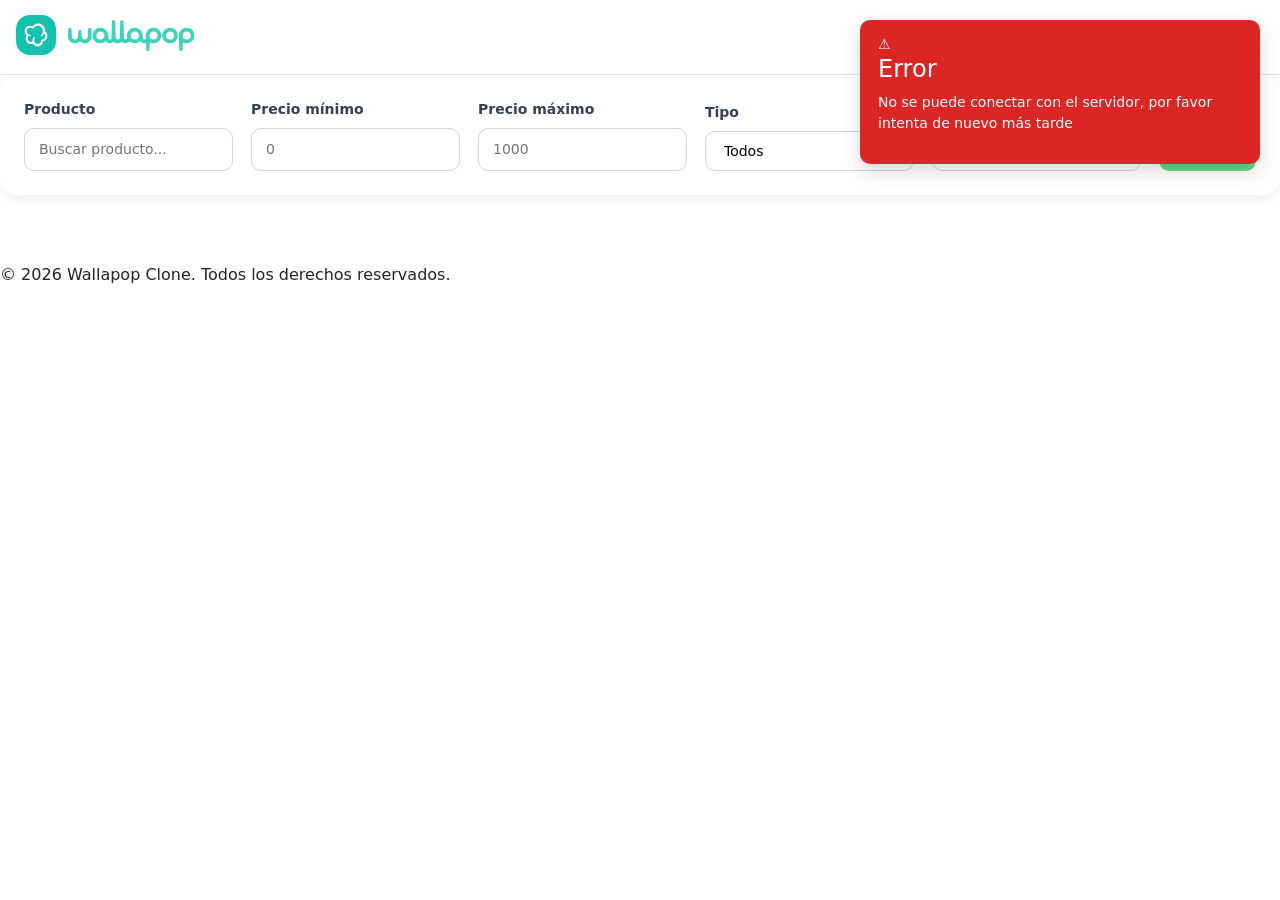
<file: index.html>
<!DOCTYPE html>
<html lang="es">

<head>
    <meta charset="UTF-8">
    <meta name="viewport" content="width=device-width, initial-scale=1.0">
    <title>Wallapop Practice</title>
    <link href="https://cdn.jsdelivr.net/npm/bootstrap@5.3.3/dist/css/bootstrap.min.css" rel="stylesheet">
    <script src="https://cdn.jsdelivr.net/npm/bootstrap@5.3.3/dist/js/bootstrap.bundle.min.js"></script>
    <link rel="stylesheet" href="./public/stylesheet/productsStyle.css">
    <link rel="stylesheet" href="./public/stylesheet/notificationStyle.css">
    <link rel="stylesheet" href="./public/stylesheet/spinnerStyle.css">
    <link rel="stylesheet" href="./public/stylesheet/products-new.css">
    <link rel="stylesheet" href="./public/stylesheet/headerStyle.css">
</head>

<body>
    <header>
          <nav class="navbar navbar-expand-lg navbar-light bg-white border-bottom">
            <div class="container-fluid">
                <a class="navbar-brand" href="/"><img src="/public/images/logo-wallapop-home-v2.svg" class="logo"></a>
                <button class="navbar-toggler" type="button" data-bs-toggle="collapse" data-bs-target="#navbarNav"><span class="navbar-toggler-icon"></span></button>
                <div class="collapse navbar-collapse navbarNav" id="navbarNav"></div>
            </div>
        </nav>
    </header>

    <main id="main">

        <section class="notification-container"></section>
        <section class="new-product"></section>
        <section class="filter-container"></section>
        <section class="load-container"></section>
        <section class="products-container"></section>
    </main>
    <footer>
        <p>&copy; 2026 Wallapop Clone. Todos los derechos reservados.</p>
    </footer>
    <script src="index.js" type="module"></script>
</body>

</html>
</file>
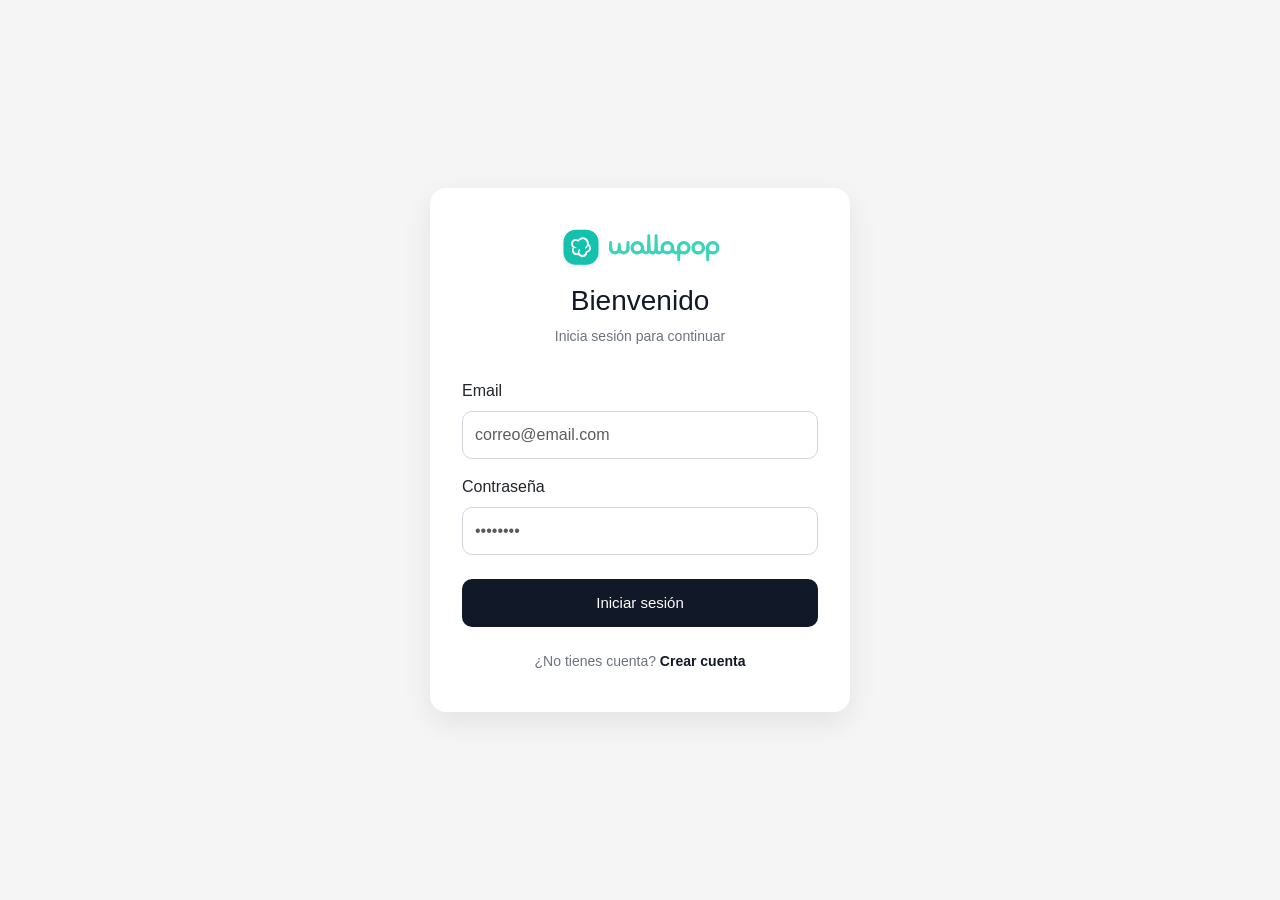
<file: login/login.html>
<!DOCTYPE html>
<html lang="es">

<head>
    <meta charset="UTF-8">
    <meta name="viewport" content="width=device-width, initial-scale=1.0">
    <link href="https://cdn.jsdelivr.net/npm/bootstrap@5.3.3/dist/css/bootstrap.min.css" rel="stylesheet">

    <link rel="stylesheet" href="../public/stylesheet/login.css">
    <link rel="stylesheet" href="../public/stylesheet/notificationStyle.css">
    <link rel="stylesheet" href="../public/stylesheet/spinnerStyle.css">
    <title>Login</title>
</head>

<body>

    <section class="notification-container"></section>
    <section class="load-container"></section>
    <section>
        <div class="login-container">

            <div class="login-card">

                <div class="login-header">
                    <img src="../public/images/logo-wallapop-home-v2.svg" class="logo">
                    <h2>Bienvenido</h2>
                    <p>Inicia sesión para continuar</p>
                </div>

                <form>

                    <!-- EMAIL -->
                    <div class="mb-3">
                        <label class="form-label">Email</label>
                        <input type="email" class="form-control custom-input" placeholder="correo@email.com" name="user"
                            required>
                    </div>

                    <!-- PASSWORD -->
                    <div class="mb-4">
                        <label class="form-label">Contraseña</label>

                        <input type="password" class="form-control custom-input" minlength="6" placeholder="••••••••"
                            name="password" required>
                    </div>
                    <button type="submit" class="btn-login"> Iniciar sesión</button>

                </form>
                <div class="login-footer">
                    <span>¿No tienes cuenta?</span>
                    <a href="../singup/singup.html">
                        Crear cuenta
                    </a>
                </div>
            </div>
        </div>
    </section>
    <script type="module" src="./login.js"></script>
</body>

</html>
</file>
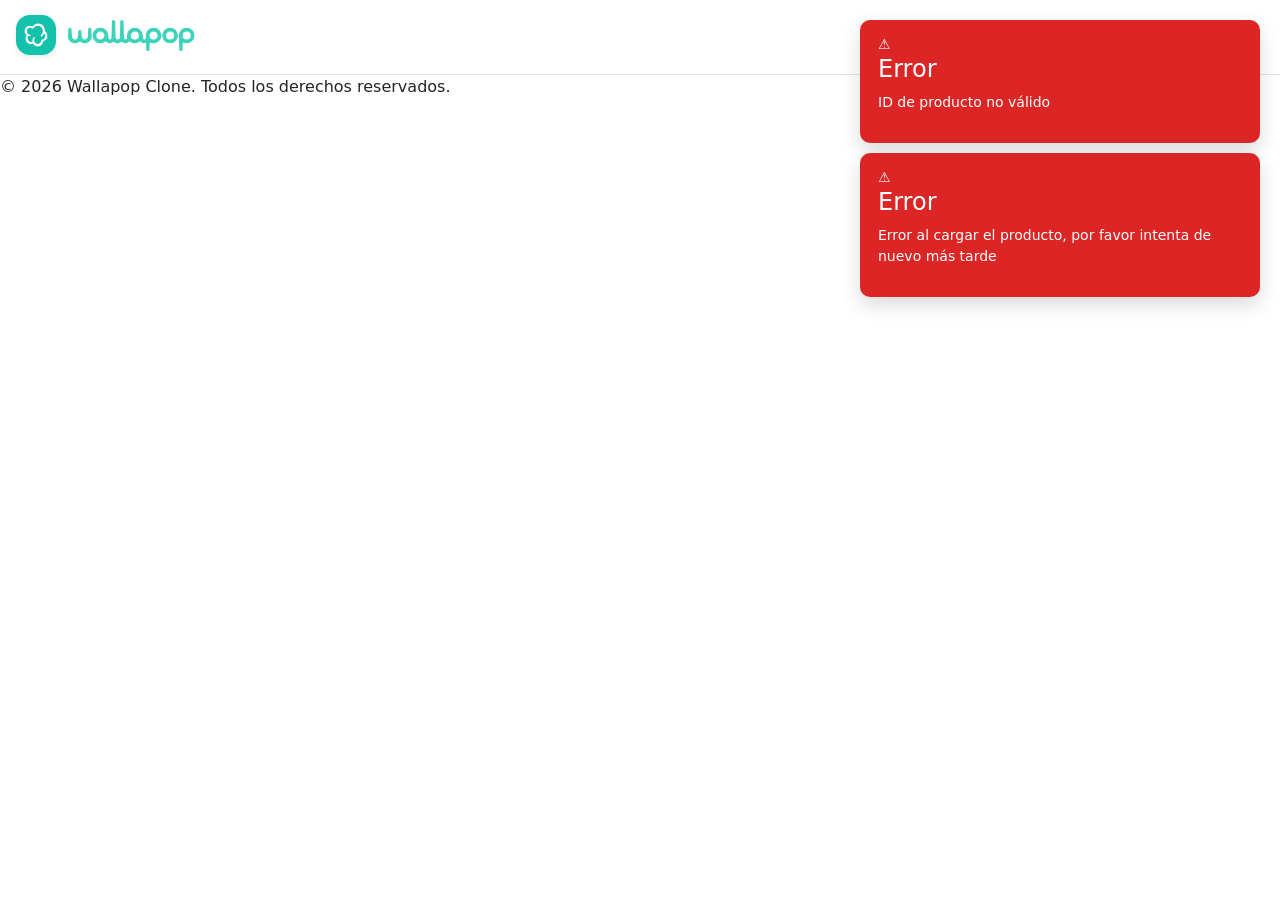
<file: products/products-detail.html>
<!DOCTYPE html>
<html lang="en">

<head>
    <meta charset="UTF-8">
    
    <meta name="viewport" content="width=device-width, initial-scale=1.0">
    <link href="https://cdn.jsdelivr.net/npm/bootstrap@5.3.3/dist/css/bootstrap.min.css" rel="stylesheet">
    <script src="https://cdn.jsdelivr.net/npm/bootstrap@5.3.3/dist/js/bootstrap.bundle.min.js"></script>
    <link rel="stylesheet" href="../public/stylesheet/notificationStyle.css">
    <link rel="stylesheet" href="../public/stylesheet/spinnerStyle.css">
    <link rel="stylesheet" href="../public/stylesheet/productDetail.css">
    <title>Detalle de Producto</title>

</head>

<body>
    <header>
        <nav class="navbar navbar-expand-lg navbar-light bg-white border-bottom">
            <div class="container-fluid">
                <a class="navbar-brand" href="/">
                    <img src="/public/images/logo-wallapop-home-v2.svg" class="logo">
                </a>
                <button class="navbar-toggler" type="button" data-bs-toggle="collapse" data-bs-target="#navbarNav">
                    <span class="navbar-toggler-icon"></span>
                </button>
                <div class="collapse navbar-collapse navbarNav" id="navbarNav">
                </div>
            </div>
        </nav>
    </header>

    <main id="main">
        <section class="spinner-container"></section>
        <section class="notification-container"></section>
        <section class="filtros"></section>
        <section class="edit-product"></section>
        <section class="productDetail-container"></section>
    </main>
    <footer>
        <p>&copy; 2026 Wallapop Clone. Todos los derechos reservados.</p>
    </footer>

    <script src="products-detail.js" type="module"></script>
</body>

</html>
</file>
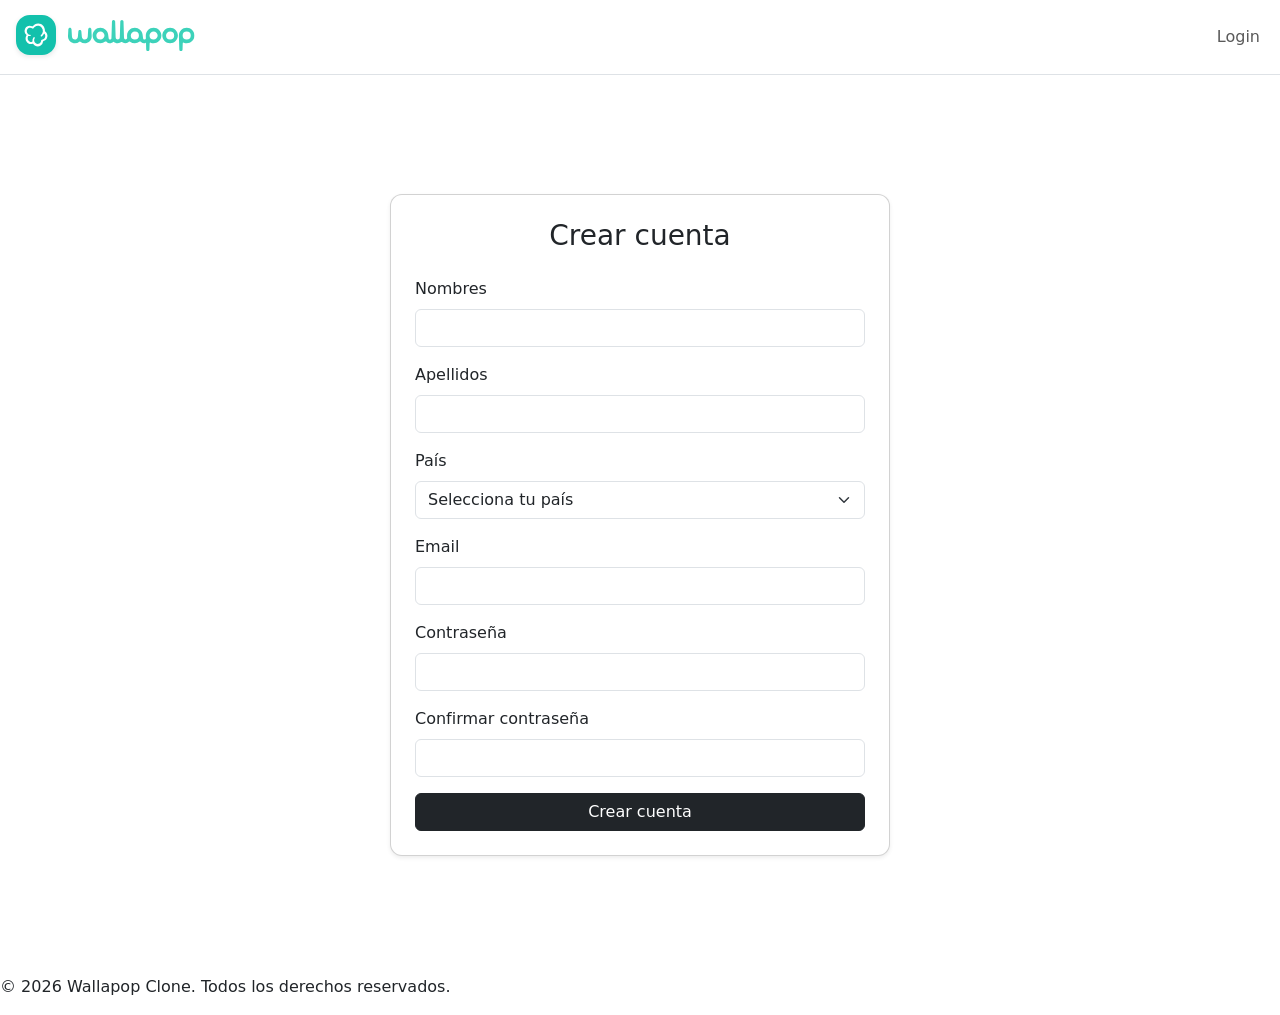
<file: singup/singup.html>
<!DOCTYPE html>
<html lang="es">

<head>
    <meta charset="UTF-8">
    <meta name="viewport" content="width=device-width, initial-scale=1.0">
    <title>Wallapop Practice</title>
    <link href="https://cdn.jsdelivr.net/npm/bootstrap@5.3.3/dist/css/bootstrap.min.css" rel="stylesheet">
    <script src="https://cdn.jsdelivr.net/npm/bootstrap@5.3.3/dist/js/bootstrap.bundle.min.js"></script>
    <link rel="stylesheet" href="../public/stylesheet/productsStyle.css">
    <link rel="stylesheet" href="../public/stylesheet/notificationStyle.css">
    <link rel="stylesheet" href="../public/stylesheet/spinnerStyle.css">
</head>

<body>
    <header>
        <nav class="navbar navbar-expand-lg navbar-light bg-white border-bottom">
            <div class="container-fluid">
                <a class="navbar-brand" href="/">
                    <img src="/public/images/logo-wallapop-home-v2.svg" class="logo">
                </a>
                <button class="navbar-toggler" type="button" data-bs-toggle="collapse" data-bs-target="#navbarNav">
                    <span class="navbar-toggler-icon"></span>
                </button>
                <div class="collapse navbar-collapse navbarNav" id="navbarNav">
                </div>
            </div>
        </nav>
    </header>
    <main>
        <section class="notification-container"></section>
        <section class="load-container"></section>
        <section>
            <div class="container min-vh-100 d-flex align-items-center justify-content-center">
                <div class="card shadow-sm p-4" style="max-width: 500px; width: 100%; border-radius: 12px;">

                    <h3 class="mb-4 text-center">Crear cuenta</h3>

                    <form>

                        <!-- Nombres -->
                        <div class="mb-3">
                            <label class="form-label">Nombres</label>
                            <input type="text" class="form-control" name="name" required>
                        </div>

                        <!-- Apellidos -->
                        <div class="mb-3">
                            <label class="form-label">Apellidos</label>
                            <input type="text" class="form-control" name="lastname" required>
                        </div>

                        <!-- País -->
                        <div class="mb-3">
                            <label class="form-label">País</label>
                            <select class="form-select selectpicker" data-live-search="true" name="country" required>
                                <option value="">Selecciona tu país</option>
                                <option>Bolivia</option>
                                <option>Argentina</option>
                                <option>Chile</option>
                                <option>Perú</option>
                                <option>Colombia</option>
                                <option>México</option>
                                <option>España</option>
                                <option>Estados Unidos</option>
                            </select>
                        </div>

                        <!-- Email -->
                        <div class="mb-3">
                            <label class="form-label">Email</label>
                            <input type="email" class="form-control" name="email" required>
                        </div>

                        <!-- Contraseña -->
                        <div class="mb-3">
                            <label class="form-label">Contraseña</label>
                            <input type="password" class="form-control" name="password" minlength="6" required>
                        </div>

                        <!-- Confirmar -->
                        <div class="mb-3">
                            <label class="form-label">Confirmar contraseña</label>
                            <input type="password" class="form-control" name="confirmPassword" minlength="6" required>
                        </div>

                        <!-- Botón -->
                        <button type="submit" class="btn btn-dark w-100">
                            Crear cuenta
                        </button>

                    </form>
                </div>
            </div>
        </section>
    </main>
    <footer>
        <p>&copy; 2026 Wallapop Clone. Todos los derechos reservados.</p>
    </footer>
    <script type="module" src="singup.js"></script>

</body>

</html>
</file>
<file: public/stylesheet/productsStyle.css>
.products-container {
    display: flex;
    flex-wrap: wrap;
    flex-direction: column;
    gap: 20px;
    justify-content: space-between;
    padding: 20px;
    gap: 1rem;
}

.products-container-items {
    display: flex;
    flex-wrap: wrap;
    gap: 20px;
    justify-content: left;
    padding: 20px;
    gap: 1rem;
}

.producto-card {
    width: 250px;
    border-radius: 16px;
    overflow: hidden;
    background: #fff;
    box-shadow: 0 4px 12px rgba(0, 0, 0, 0.08);
    transition: transform 0.2s ease, box-shadow 0.2s ease;
    cursor: pointer;
}

.producto-content {
    display: flex;
    flex-direction: column;
    padding: 20px;
}

.producto-card:hover {
    transform: translateY(-5px);
    box-shadow: 0 10px 20px rgba(0, 0, 0, 0.15);
}

.producto-img {
    width: 100%;
    height: 180px;
    object-fit: cover;
}

.producto-content {
    padding: 15px;
}

.producto-content h3 {
    font-size: 18px;
    margin: 0 0 8px;
}

.producto-desc {
    font-size: 14px;
    color: #666;
    margin-bottom: 10px;
}

.producto-price {
    font-size: 18px;
    font-weight: bold;
    color: #2ecc71;
    margin-bottom: 8px;
}

.producto-type {
    display: inline-block;
    /* padding: 4px 10px; */
    border-radius: 20px;
    font-size: 1rem;
    margin-bottom: 10px;
}

/* vent */
.producto-type.sale {
    background: #e8f8f1;
    color: #27ae60;
}

/* //compr */
.producto-type.purchase {
    background: #eef3ff;
    color: #3b82f6;
}

.producto-tags {
    display: flex;
    flex-wrap: wrap;
    gap: 5px;
}

.tag {
    background: #f1f1f1;
    padding: 4px 8px;
    border-radius: 10px;
    font-size: 12px;
}


/* //PRODUCTO VACIO */

/* CONTENEDOR SIN PRODUCTOS */
.producto-card-empty {
    width: 100%;
    min-height: 60vh;

    display: flex;
    align-items: center;
    justify-content: center;

    padding: 40px;

    border: 2px dashed #d1d5db;
    border-radius: 18px;

    background: #f9fafb;

    font-size: 22px;
    font-weight: 600;
    color: #6b7280;

    text-align: center;

    margin: 30px auto;

    box-shadow:
        0 4px 10px rgba(0, 0, 0, 0.03),
        inset 0 1px 0 rgba(255, 255, 255, 0.5);
}

/* SELECT PAGINACIÓN */
.limit-select {

    padding: 8px 14px;

    border: 1px solid #d1d5db;
    border-radius: 10px;

    background-color: #ffffff;

    font-size: 14px;
    color: #111827;

    cursor: pointer;

    transition: all 0.2s ease;
}

/* HOVER */
.limit-select:hover {

    border-color: #9ca3af;
}

/* FOCUS */
.limit-select:focus {

    outline: none;

    border-color: #2563eb;

    box-shadow: 0 0 0 3px rgba(37,99,235,0.2);
}



/* PAGINACION */
.pagination-container {
    display: flex;
    justify-content: center;
    align-items: center;
    gap: 14px;
    margin-top: 30px;
    flex-wrap: wrap;
}

/* BOTONES GENERALES */
.pagination-number {
    border: none;
    background-color: #ffffff;
    border: 1px solid #d1d5db;
    padding: 10px 16px;
    border-radius: 10px;
    cursor: pointer;
    font-size: 14px;
    font-weight: 500;
    transition: all 0.2s ease;
}

/* HOVER */
.pagination-number:hover {
    background-color: #f3f4f6;
    transform: translateY(-2px);
}

/* BOTÓN ACTIVO */
.pagination-number.active {
    background-color: #2563eb;
    color: white;
    border-color: #2563eb;
}

/* CONTENEDOR NÚMEROS */
.pagination-pages {
    display: flex;
    gap: 8px;
    flex-wrap: wrap;
}
</file>
<file: public/stylesheet/notificationStyle.css>
.notification-container {
    position: fixed;
    top: 20px;
    right: 20px;

    display: flex;
    flex-direction: column;
    gap: 10px;

    z-index: 9999;
}

/* NOTIFICACIÓN */
.toast-notification {
    /* position: fixed;
    top: 20px;
    right: 20px; */

    min-width: 280px;
    max-width: 400px;

    padding: 14px 18px;
    border-radius: 10px;

    color: white;
    font-size: 14px;
    font-weight: 500;

    box-shadow: 0 8px 20px rgba(0,0,0,0.15);

    /* z-index: 9999; */

    animation: slideIn 0.3s ease;
}

/* SUCCESS */
.toast-success {
    background: #16a34a;
}

/* ERROR */
.toast-error {
    background: #dc2626;
}

/* ANIMACIÓN */
@keyframes slideIn {
    from {
        opacity: 0;
        transform: translateX(100%);
    }

    to {
        opacity: 1;
        transform: translateX(0);
    }
}
</file>
<file: public/stylesheet/spinnerStyle.css>
.loading-container {
  width: 100%;
  min-height: 70vh;
  display: flex;
  align-items: center;
  justify-content: center;
  background: rgba(255, 255, 255, 0.75);
  backdrop-filter: blur(2px);
  border-radius: 18px;
}

/* OVERLAY */
.loading-overlay {
  position: fixed;
  top: 0;
  left: 0;
  width: 100%;
  height: 100vh;
  background-color: rgba(255, 255, 255, 0.7);
  display: flex;
  justify-content: center;
  align-items: center;
  z-index: 99999;
  backdrop-filter: blur(2px);
}

/* HTML: <div class="loader"></div> */
.loader {
  width: 50px;
  aspect-ratio: 1;
  border-radius: 50%;
  border: 8px solid #0000;
  border-right-color: #ffa50097;
  position: relative;
  animation: l24 1s infinite linear;
}

.loader:before,
.loader:after {
  content: "";
  position: absolute;
  inset: -8px;
  border-radius: 50%;
  border: inherit;
  animation: inherit;
  animation-duration: 2s;
}

.loader:after {
  animation-duration: 4s;
}

@keyframes l24 {
  100% {
    transform: rotate(1turn)
  }
}
</file>
<file: public/stylesheet/products-new.css>
/* CONTENEDOR GENERAL */
.product-container {
    width: 100%;
    display: flex;
    justify-content: center;
    padding: 30px 20px;
    margin-bottom: 30px;
    animation: fadeIn 0.25s ease;
}

/* CARD */
.product-card {
    width: 100%;
    max-width: 1100px;
    /* justify-content: center; */
    background: #ffffff;
    border-radius: 18px;
    padding: 32px;
    box-shadow:  0 10px 30px rgba(0,0,0,0.06);
    border: 1px solid #e5e7eb;
}

/* HEADER */
.product-header {
    margin-bottom: 30px;
}

.product-header h2 {
    margin: 0 0 8px;
    font-size: 30px;
    font-weight: 700;
    color: #111827;
}

.product-header p {
    margin: 0;
    color: #6b7280;
    font-size: 14px;
}

/* FORM GRID */
.product-card form {
    display: grid;
    grid-template-columns: repeat(2, 1fr);
    gap: 24px;
}

/* DESCRIPTION FULL */
.product-card form .mb-3:nth-child(2) {
    grid-column: 1 / -1;
}

/* TAGS FULL */
.product-card form .mb-4 {
    grid-column: 1 / -1;
}

/* BUTTON FULL */
.btn-product {
    grid-column: 1 / -1;
}

/* LABELS */
.form-label {

    font-weight: 600;

    margin-bottom: 8px;

    color: #111827;
}

/* INPUTS */
.custom-input {

    width: 100%;
    height: 50px;
    border-radius: 12px !important;
    border: 1px solid #d1d5db !important;
    padding: 0 14px;
    transition: all 0.2s ease;
    box-shadow: none !important;
}

/* FOCUS */
.custom-input:focus {
    border-color: #111827 !important;
    transform: translateY(-1px);
}

/* TEXTAREA */
.textarea {
    min-height: 130px;
    resize: none;
    padding-top: 14px;
}

/* TAGS GRID */
.tags-grid {
    display: grid;
    grid-template-columns: repeat(auto-fit, minmax(170px, 1fr));
    gap: 14px;
}

/* TAG ITEM */
.tag-item {
    display: flex;
    align-items: center;
    gap: 10px;
    padding: 14px;
    border-radius: 12px;
    border: 1px solid #d1d5db;
    cursor: pointer;
    background: #fafafa;
    transition: all 0.2s ease;
    user-select: none;
}

/* HOVER */
.tag-item:hover {
    border-color: #111827;
    background: #f3f4f6;
    transform: translateY(-2px);
}

/* CHECKBOX */
.tag-item input[type="checkbox"] {
    width: 16px;
    height: 16px;
    accent-color: #111827;
}

/* BUTTON */
.btn-container {
    width: 100%;
    display: flex;
    justify-content: center;
    margin-top: 30px;
    gap: 1rem;
}
.btn-product {
    background: #64d88b;
    color: rgb(14, 13, 13);
}
.btn-cancel {
    background: #d86464;
    color: rgb(14, 13, 13);
}

.btn-formnew {
    width: 20%;
    height: 54px;
    border: none;
    border-radius: 14px;
    font-size: 15px;
    font-weight: 600;
    transition: all 0.2s ease;
}

/* BUTTON HOVER */
.btn-product:hover {
    background: #52c67a;
    transform: translateY(-2px);
}
.btn-cancel:hover {
    background: #bf4a4a;
    transform: translateY(-2px);
}

.btn-product:active {
    transform: scale(0.98);
}
.btn-cancel:active {
    transform: scale(0.98);
}

@keyframes fadeIn {

    from {
        opacity: 0;
        transform: translateY(10px);
    }
    to {
        opacity: 1;
        transform: translateY(0);
    }
}

@media (max-width: 768px) {

    .product-card form {
        grid-template-columns: 1fr;
    }
    .product-card {
        padding: 24px;
    }
    .tags-grid {
        grid-template-columns: 1fr 1fr;
    }
}
</file>
<file: public/stylesheet/headerStyle.css>
/* FORMULARIO */
.filters-form {
    display: flex;
    flex-wrap: wrap;
    gap: 18px;
    padding: 24px;
    background-color: #ffffff;
    border-radius: 18px;
    box-shadow: 0 4px 14px rgba(0, 0, 0, 0.06);
    margin-bottom: 28px;
    align-items: end;
}

/* GRUPO */
.filter-group {
    display: flex;
    flex-direction: column;
    gap: 8px;
    flex: 1;
    min-width: 180px;
}

/* LABEL */
.filter-label {
    font-size: 14px;
    font-weight: 600;
    color: #374151;
}

/* INPUTS Y SELECTS */
.filter-input,
.filter-select {
    padding: 10px 14px;
    border: 1px solid #d1d5db;
    border-radius: 10px;
    background-color: #ffffff;
    font-size: 14px;
    transition: all 0.2s ease;
}

/* FOCUS */
.filter-input:focus,
.filter-select:focus {
    outline: none;
    border-color: #64d88b;
    box-shadow: 0 0 0 3px rgba(100, 216, 139, 0.2);
}

/* BOTÓN */
.filter-button {
    padding: 11px 24px;
    border: none;
    border-radius: 10px;
    background-color: #64d88b;
    color: white;
    font-size: 14px;
    font-weight: 600;
    cursor: pointer;
    transition: all 0.2s ease;
    height: fit-content;
}

/* HOVER */
.filter-button:hover {
    background-color: #52c67a;
    transform: translateY(-2px);
}
</file>
<file: public/stylesheet/login.css>
/* BODY */
body {
    margin: 0;
    font-family: Arial, Helvetica, sans-serif;
    background: #f5f5f5;
}

/* CONTENEDOR */
.login-container {
    min-height: 100vh;

    display: flex;
    justify-content: center;
    align-items: center;

    padding: 20px;
}

/* CARD */
.login-card {
    width: 100%;
    max-width: 420px;

    background: #ffffff;

    padding: 40px 32px;

    border-radius: 16px;

    box-shadow: 0 10px 30px rgba(0,0,0,0.08);
}

/* HEADER */
.login-header {
    text-align: center;
    margin-bottom: 32px;
}

.logo {
    height: 42px;
    margin-bottom: 14px;
}

.login-header h2 {
    margin-bottom: 8px;
    font-size: 28px;
    color: #111827;
}

.login-header p {
    color: #6b7280;
    font-size: 14px;
}

/* INPUTS */
.custom-input {
    height: 48px;
    border-radius: 10px;
    border: 1px solid #d1d5db;
}

.custom-input:focus {
    border-color: #111827;
    box-shadow: none;
}

/* BOTÓN */
.btn-login {
    width: 100%;

    height: 48px;

    border: none;
    border-radius: 10px;

    background: #111827;
    color: white;

    font-size: 15px;
    font-weight: 500;

    transition: all 0.2s ease;
}

.btn-login:hover {
    background: #000000;
    transform: translateY(-1px);
}

.btn-login:active {
    transform: scale(0.98);
}

/* FOOTER */
.login-footer {
    margin-top: 24px;
    text-align: center;
    font-size: 14px;
    color: #6b7280;
}

.login-footer a {
    color: #111827;
    text-decoration: none;
    font-weight: 600;
}

.login-footer a:hover {
    text-decoration: underline;
}
</file>
<file: public/stylesheet/productDetail.css>
/* WRAPPER */
.product-detail-wrapper {
    width: 100%;
    max-width: 1300px;
    margin: 40px auto;
    padding: 0 20px;
}
.product-detail-wrapper.no-image {
    max-width: 800px;
}

/* TITLE */
.page-title {
    font-size: 36px;
    font-weight: 700;
    color: #111827;
    margin-bottom: 30px;
}

/* FORM */
.product-detail-form {
    display: grid;
    grid-template-columns: 1fr 1fr;
    gap: 50px;
    background: white;
    border-radius: 22px;
    padding: 36px;
    box-shadow: 0 10px 30px rgba(0,0,0,0.06);
}
.product-detail-form.no-image {
    grid-template-columns: 1fr;
    justify-items: center;
}

.product-detail-form.no-image .product-info-section {
    width: 100%;
    max-width: 700px;
}

/* LEFT */
.product-info-section {
    display: flex;
    flex-direction: column;
    gap: 22px;
}

/* GROUP */
.form-group {
    display: flex;
    flex-direction: column;
}

/* LABEL */
.form-label {
    font-size: 14px;
    font-weight: 600;
    color: #6b7280;
    margin-bottom: 10px;
}

/* INPUT */
.detail-input {
    width: 100%;
    min-height: 52px;
    border: 1px solid transparent;
    border-radius: 14px;
    background: #f9fafb;
    padding: 14px 16px;
    font-size: 15px;
    color: #111827;
    transition: all 0.2s ease;
    outline: none;
}

/* DISABLED */
/* INPUTS DESHABILITADOS */
.detail-input:disabled,
.tag-item:has(input:disabled),
select:disabled {
    background-color: #dee0e4;
    color: black;
    cursor: default;
    opacity: 1;
}

/* INPUTS HABILITADOS */
.detail-input:not(:disabled),
.tag-item:has(input:not(:disabled)) 
select:not(:disabled) {
    background-color: #f8f9fa;
    color: black;
    transition: all 0.3s ease;
}

/* TEXTAREA */
.textarea-input {
    min-height: 160px;
    resize: none;
    line-height: 1.6;
}

/* TITLE INPUT */
.title-input {
    font-size: 34px;
    font-weight: 700;
}

/* PRICE */
.price-input {
    font-size: 28px;
    font-weight: 700;
}

/* CONTENEDOR DE TAGS */
.contenedor-tags {
    display: flex;
    flex-wrap: wrap;
    gap: 12px;
    align-items: center;
}

/* CADA TAG */
.tag-item {
    display: flex;
    align-items: center;
    gap: 6px;
    padding: 8px 14px;
    background-color: #f3f4f6;
    border: 1px solid #d1d5db;
    border-radius: 999px;
    font-size: 14px;
    transition: all 0.2s ease;
}

/* CHECKBOX */
.tag-item input[type="checkbox"] {
    cursor: pointer;
}

/* CUANDO ESTÁ HABILITADO */
.tag-item:hover {
    background-color: #e5e7eb;
}
/* .tag-item:has(input:not(:disabled)) {

    background-color: #ffffff;
    color: #111827;
} */

/* IMAGE SIDE */
.product-image-section {
    display: flex;
    flex-direction: column;
    justify-content: center;
}

/* IMAGE */
.product-image {
    width: 100%;
    height: 520px;
    object-fit: cover;
    border-radius: 20px;
    border: 1px solid #e5e7eb;
}

/* BUTTONS */
.buttons-container {
    display: flex;
    gap: 16px;
    margin-top: 10px;
}

/* BUTTON */
.btn-edit,
.btn-cancel,
.btn-save {

    height: 52px;
    padding: 0 24px;
    border: none;
    border-radius: 14px;
    font-size: 15px;
    font-weight: 600;
    transition: all 0.2s ease;
}

/* EDIT */
.btn-edit {
    background: #111827;
    color: white;
}

/* SAVE */
.btn-save {
    background: #49ddac;
    color: #111827;
}
.btn-cancel {
    background: #e24646;
    color: #111827;
}

/* HOVER */
.btn-edit:hover,
.btn-save:hover {
    transform: translateY(-2px);
}

/* ACTIVE */
.btn-edit:active,
.btn-save:active {
    transform: scale(0.98);
}

/* RESPONSIVE */
@media (max-width: 900px) {

    .product-detail-form {

        grid-template-columns: 1fr;
    }

    .page-title {

        font-size: 28px;
    }

    .title-input {

        font-size: 28px;
    }

    .price-input {

        font-size: 24px;
    }

    .product-image {

        height: 380px;
    }
}
</file>
